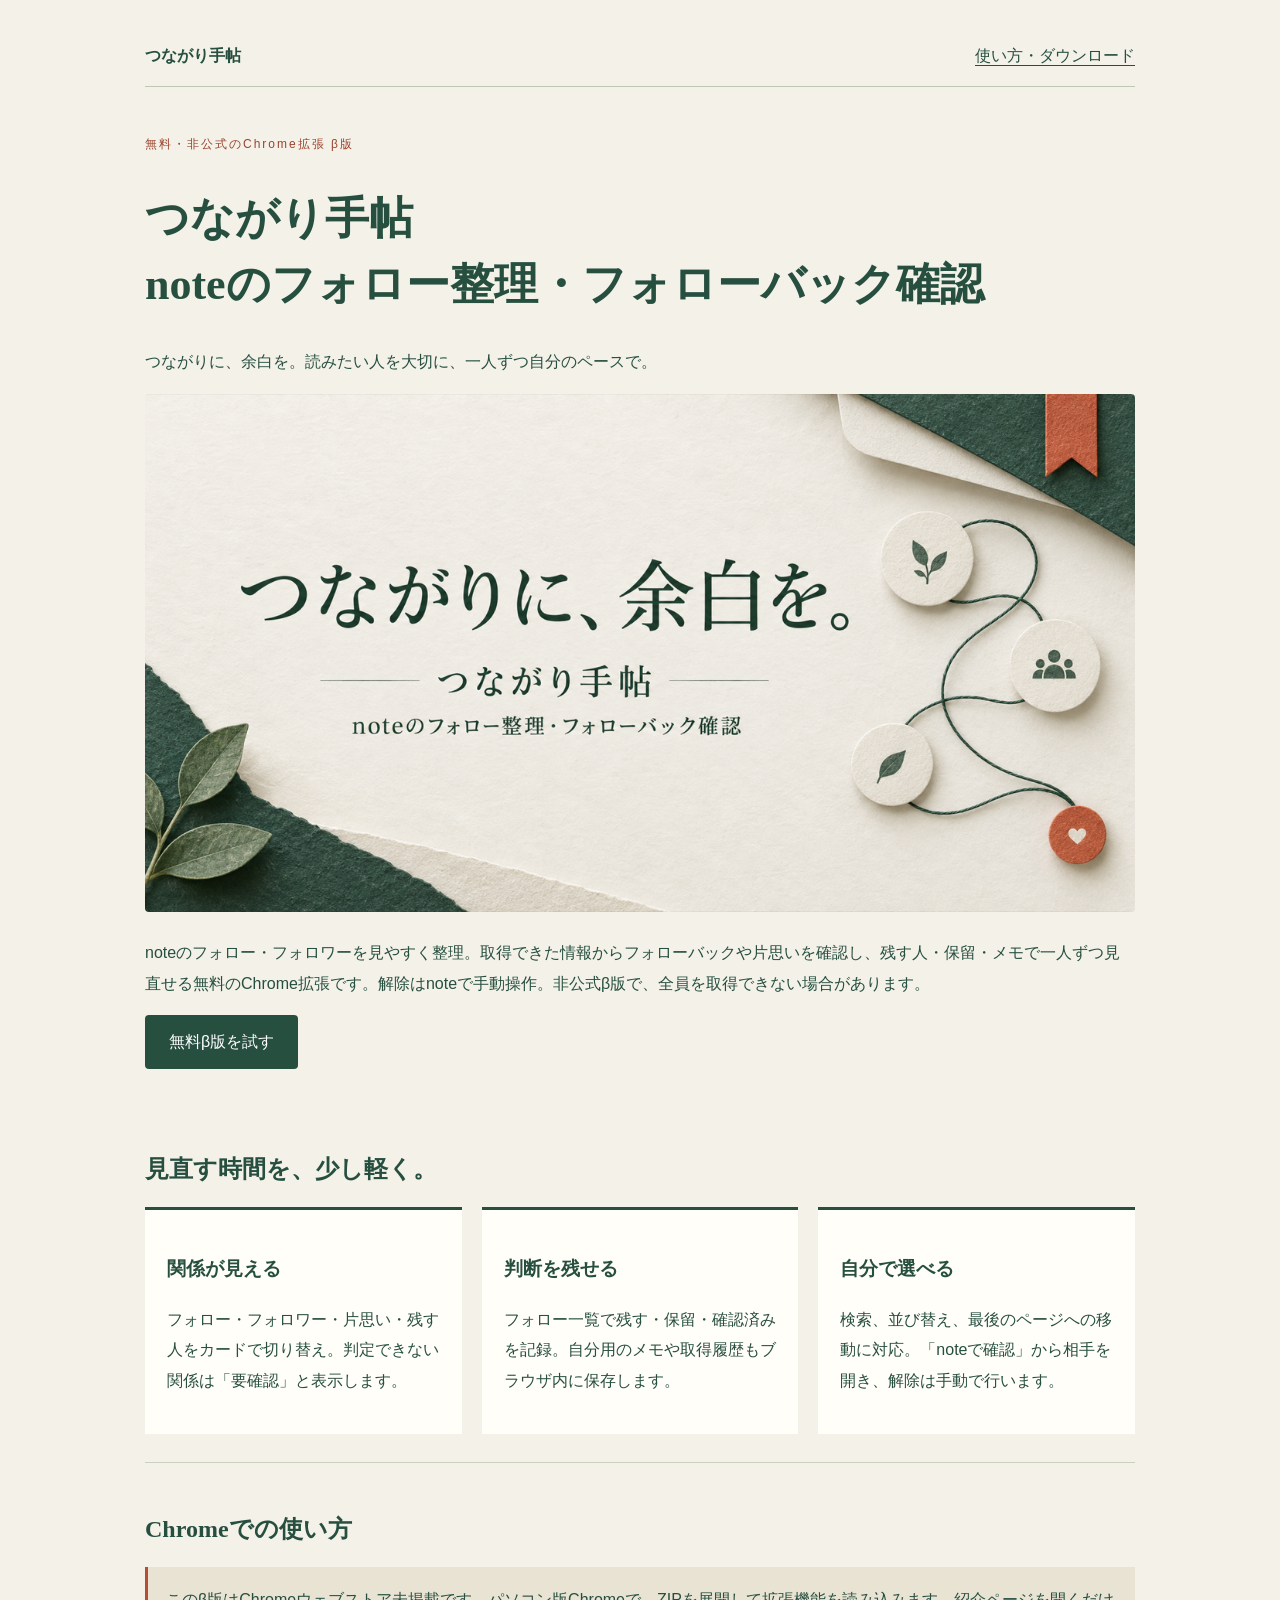
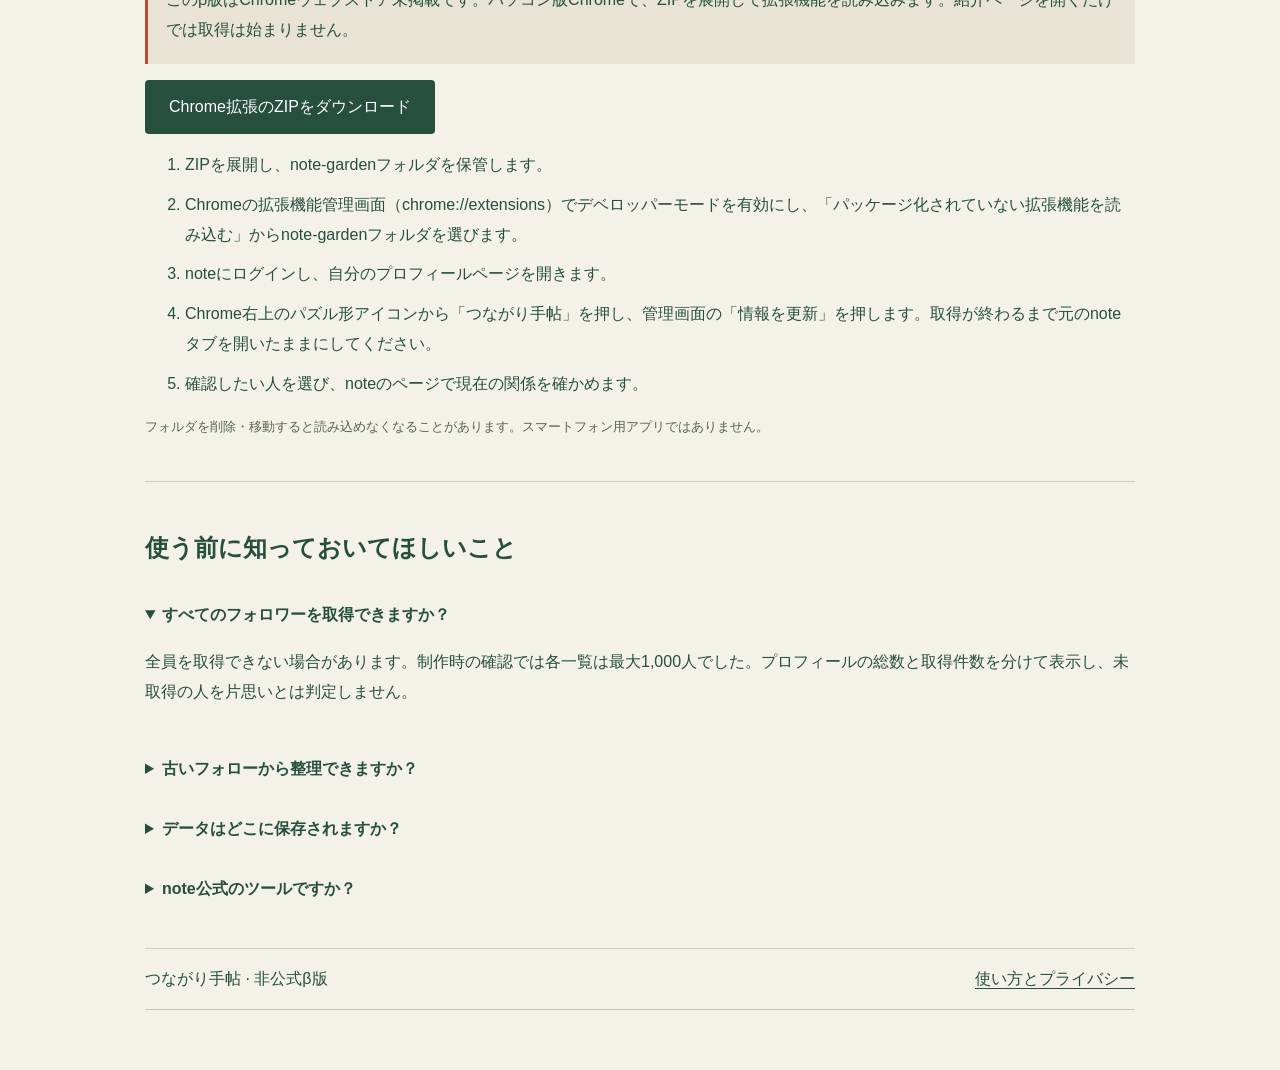
<file: index.html>
<!doctype html><html lang="ja"><head><meta charset="utf-8"><meta name="viewport" content="width=device-width,initial-scale=1"><title>つながり手帖｜noteのフォロー整理・フォローバック確認ツール</title><meta name="description" content="noteのフォロー・フォロワーを見やすく整理。取得できた情報からフォローバックや片思いを確認し、残す人・保留・メモで一人ずつ見直せる無料のChrome拡張です。解除はnoteで手動操作。非公式β版で、全員を取得できない場合があります。"><meta name="robots" content="index,follow"><meta property="og:type" content="website"><meta property="og:locale" content="ja_JP"><meta property="og:site_name" content="つながり手帖"><meta property="og:title" content="つながり手帖｜noteのフォロー整理・フォローバック確認ツール"><meta property="og:description" content="noteのフォロー・フォロワーを見やすく整理。取得できた情報からフォローバックや片思いを確認し、残す人・保留・メモで一人ずつ見直せる無料のChrome拡張です。解除はnoteで手動操作。非公式β版で、全員を取得できない場合があります。"><meta name="twitter:card" content="summary_large_image"><!-- 公開URL確定後にset-public-url.pyでcanonical・og:url・og:imageを設定 --><link rel="stylesheet" href="landing.css">
<!-- PUBLIC-URL-START -->
<link rel="canonical" href="https://nagasaw.github.io/tsunagari-techo/">
<meta property="og:url" content="https://nagasaw.github.io/tsunagari-techo/">
<meta property="og:image" content="https://nagasaw.github.io/tsunagari-techo/cover.png">
<meta name="twitter:image" content="https://nagasaw.github.io/tsunagari-techo/cover.png">
<meta property="og:image:alt" content="つながりに、余白を。つながり手帖">
<!-- PUBLIC-URL-END --></head><body><main><nav><strong>つながり手帖</strong><a href="#install">使い方・ダウンロード</a></nav><header><p class="eyebrow">無料・非公式のChrome拡張 β版</p><h1>つながり手帖<br>noteのフォロー整理・フォローバック確認</h1><p>つながりに、余白を。読みたい人を大切に、一人ずつ自分のペースで。</p><img class="cover" src="cover.png" alt="つながりに、余白を。つながり手帖 — noteのフォロー整理・フォローバック確認"><p>noteのフォロー・フォロワーを見やすく整理。取得できた情報からフォローバックや片思いを確認し、残す人・保留・メモで一人ずつ見直せる無料のChrome拡張です。解除はnoteで手動操作。非公式β版で、全員を取得できない場合があります。</p><a class="cta" href="#install">無料β版を試す</a></header><section><h2>見直す時間を、少し軽く。</h2><div class="grid"><div class="card"><h3>関係が見える</h3><p>フォロー・フォロワー・片思い・残す人をカードで切り替え。判定できない関係は「要確認」と表示します。</p></div><div class="card"><h3>判断を残せる</h3><p>フォロー一覧で残す・保留・確認済みを記録。自分用のメモや取得履歴もブラウザ内に保存します。</p></div><div class="card"><h3>自分で選べる</h3><p>検索、並び替え、最後のページへの移動に対応。「noteで確認」から相手を開き、解除は手動で行います。</p></div></div></section><section id="install"><h2>Chromeでの使い方</h2><p class="notice">このβ版はChromeウェブストア未掲載です。パソコン版Chromeで、ZIPを展開して拡張機能を読み込みます。紹介ページを開くだけでは取得は始まりません。</p><p><a class="cta" href="downloads/tsunagari-techo-beta.zip" download>Chrome拡張のZIPをダウンロード</a></p><ol><li>ZIPを展開し、note-gardenフォルダを保管します。</li><li>Chromeの拡張機能管理画面（chrome://extensions）でデベロッパーモードを有効にし、「パッケージ化されていない拡張機能を読み込む」からnote-gardenフォルダを選びます。</li><li>noteにログインし、自分のプロフィールページを開きます。</li><li>Chrome右上のパズル形アイコンから「つながり手帖」を押し、管理画面の「情報を更新」を押します。取得が終わるまで元のnoteタブを開いたままにしてください。</li><li>確認したい人を選び、noteのページで現在の関係を確かめます。</li></ol><p class="small">フォルダを削除・移動すると読み込めなくなることがあります。スマートフォン用アプリではありません。</p></section><section><h2>使う前に知っておいてほしいこと</h2><details open><summary>すべてのフォロワーを取得できますか？</summary><p>全員を取得できない場合があります。制作時の確認では各一覧は最大1,000人でした。プロフィールの総数と取得件数を分けて表示し、未取得の人を片思いとは判定しません。</p></details><details><summary>古いフォローから整理できますか？</summary><p>取得した一覧を逆順にできますが、取得範囲外の人は表示できません。過去の正確なフォロー日も不明です。記録する「初回確認日」は、この手帖で初めて確認した日です。</p></details><details><summary>データはどこに保存されますか？</summary><p>拡張の履歴・メモ・設定はブラウザ内に保存します。拡張から運営者へのデータ送信やアクセス解析は実装していません。情報更新時にはnoteに接続します。バックアップは自分で書き出して保管できます。</p></details><details><summary>note公式のツールですか？</summary><p>非公式の無料β版です。note株式会社による提供・承認を示すものではありません。note側の仕様変更により取得できなくなる場合があります。自動フォローや自動解除は行いません。</p></details></section><footer><span>つながり手帖 · 非公式β版</span><a href="privacy.html">使い方とプライバシー</a></footer></main></body></html>
</file>
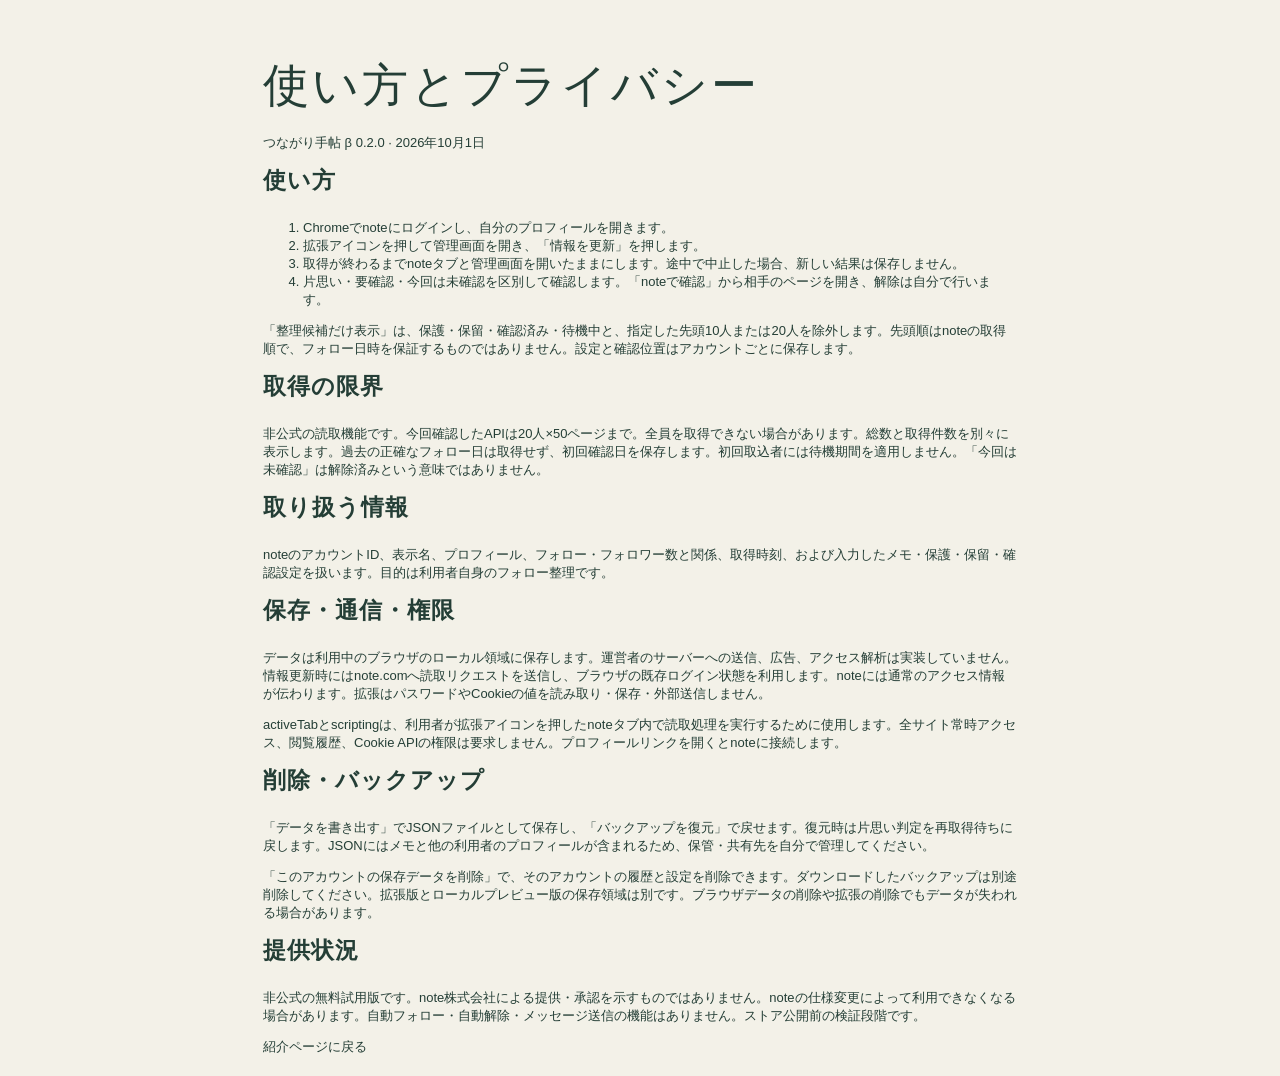
<file: privacy.html>
<!doctype html><html lang="ja"><meta charset="utf-8"><meta name="viewport" content="width=device-width,initial-scale=1"><title>つながり手帖 — 使い方とプライバシー</title><link rel="stylesheet" href="style.css"><main style="margin:0 auto;max-width:850px"><h1>使い方とプライバシー</h1><p>つながり手帖 β 0.2.0 · 2026年10月1日</p><h2>使い方</h2><ol><li>Chromeでnoteにログインし、自分のプロフィールを開きます。</li><li>拡張アイコンを押して管理画面を開き、「情報を更新」を押します。</li><li>取得が終わるまでnoteタブと管理画面を開いたままにします。途中で中止した場合、新しい結果は保存しません。</li><li>片思い・要確認・今回は未確認を区別して確認します。「noteで確認」から相手のページを開き、解除は自分で行います。</li></ol><p>「整理候補だけ表示」は、保護・保留・確認済み・待機中と、指定した先頭10人または20人を除外します。先頭順はnoteの取得順で、フォロー日時を保証するものではありません。設定と確認位置はアカウントごとに保存します。</p><h2>取得の限界</h2><p>非公式の読取機能です。今回確認したAPIは20人×50ページまで。全員を取得できない場合があります。総数と取得件数を別々に表示します。過去の正確なフォロー日は取得せず、初回確認日を保存します。初回取込者には待機期間を適用しません。「今回は未確認」は解除済みという意味ではありません。</p><h2>取り扱う情報</h2><p>noteのアカウントID、表示名、プロフィール、フォロー・フォロワー数と関係、取得時刻、および入力したメモ・保護・保留・確認設定を扱います。目的は利用者自身のフォロー整理です。</p><h2>保存・通信・権限</h2><p>データは利用中のブラウザのローカル領域に保存します。運営者のサーバーへの送信、広告、アクセス解析は実装していません。情報更新時にはnote.comへ読取リクエストを送信し、ブラウザの既存ログイン状態を利用します。noteには通常のアクセス情報が伝わります。拡張はパスワードやCookieの値を読み取り・保存・外部送信しません。</p><p>activeTabとscriptingは、利用者が拡張アイコンを押したnoteタブ内で読取処理を実行するために使用します。全サイト常時アクセス、閲覧履歴、Cookie APIの権限は要求しません。プロフィールリンクを開くとnoteに接続します。</p><h2>削除・バックアップ</h2><p>「データを書き出す」でJSONファイルとして保存し、「バックアップを復元」で戻せます。復元時は片思い判定を再取得待ちに戻します。JSONにはメモと他の利用者のプロフィールが含まれるため、保管・共有先を自分で管理してください。</p><p>「このアカウントの保存データを削除」で、そのアカウントの履歴と設定を削除できます。ダウンロードしたバックアップは別途削除してください。拡張版とローカルプレビュー版の保存領域は別です。ブラウザデータの削除や拡張の削除でもデータが失われる場合があります。</p><h2>提供状況</h2><p>非公式の無料試用版です。note株式会社による提供・承認を示すものではありません。noteの仕様変更によって利用できなくなる場合があります。自動フォロー・自動解除・メッセージ送信の機能はありません。ストア公開前の検証段階です。</p><a href="index.html">紹介ページに戻る</a></main></html>
</file>
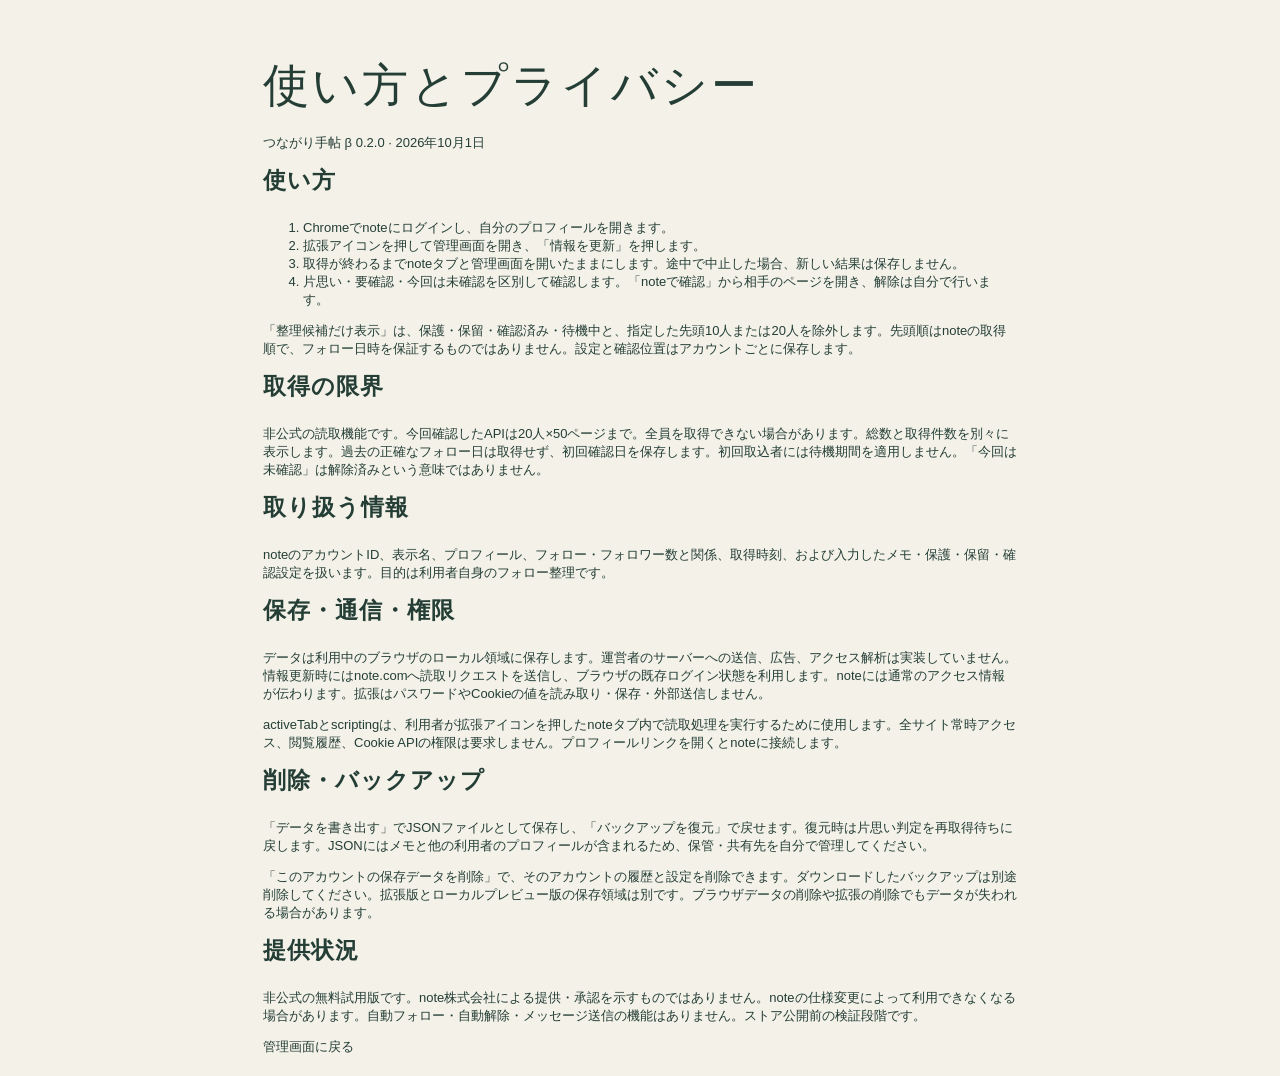
<file: extension/note-garden/privacy.html>
<!doctype html><html lang="ja"><meta charset="utf-8"><meta name="viewport" content="width=device-width,initial-scale=1"><title>つながり手帖 — 使い方とプライバシー</title><link rel="stylesheet" href="style.css"><main style="margin:0 auto;max-width:850px"><h1>使い方とプライバシー</h1><p>つながり手帖 β 0.2.0 · 2026年10月1日</p><h2>使い方</h2><ol><li>Chromeでnoteにログインし、自分のプロフィールを開きます。</li><li>拡張アイコンを押して管理画面を開き、「情報を更新」を押します。</li><li>取得が終わるまでnoteタブと管理画面を開いたままにします。途中で中止した場合、新しい結果は保存しません。</li><li>片思い・要確認・今回は未確認を区別して確認します。「noteで確認」から相手のページを開き、解除は自分で行います。</li></ol><p>「整理候補だけ表示」は、保護・保留・確認済み・待機中と、指定した先頭10人または20人を除外します。先頭順はnoteの取得順で、フォロー日時を保証するものではありません。設定と確認位置はアカウントごとに保存します。</p><h2>取得の限界</h2><p>非公式の読取機能です。今回確認したAPIは20人×50ページまで。全員を取得できない場合があります。総数と取得件数を別々に表示します。過去の正確なフォロー日は取得せず、初回確認日を保存します。初回取込者には待機期間を適用しません。「今回は未確認」は解除済みという意味ではありません。</p><h2>取り扱う情報</h2><p>noteのアカウントID、表示名、プロフィール、フォロー・フォロワー数と関係、取得時刻、および入力したメモ・保護・保留・確認設定を扱います。目的は利用者自身のフォロー整理です。</p><h2>保存・通信・権限</h2><p>データは利用中のブラウザのローカル領域に保存します。運営者のサーバーへの送信、広告、アクセス解析は実装していません。情報更新時にはnote.comへ読取リクエストを送信し、ブラウザの既存ログイン状態を利用します。noteには通常のアクセス情報が伝わります。拡張はパスワードやCookieの値を読み取り・保存・外部送信しません。</p><p>activeTabとscriptingは、利用者が拡張アイコンを押したnoteタブ内で読取処理を実行するために使用します。全サイト常時アクセス、閲覧履歴、Cookie APIの権限は要求しません。プロフィールリンクを開くとnoteに接続します。</p><h2>削除・バックアップ</h2><p>「データを書き出す」でJSONファイルとして保存し、「バックアップを復元」で戻せます。復元時は片思い判定を再取得待ちに戻します。JSONにはメモと他の利用者のプロフィールが含まれるため、保管・共有先を自分で管理してください。</p><p>「このアカウントの保存データを削除」で、そのアカウントの履歴と設定を削除できます。ダウンロードしたバックアップは別途削除してください。拡張版とローカルプレビュー版の保存領域は別です。ブラウザデータの削除や拡張の削除でもデータが失われる場合があります。</p><h2>提供状況</h2><p>非公式の無料試用版です。note株式会社による提供・承認を示すものではありません。noteの仕様変更によって利用できなくなる場合があります。自動フォロー・自動解除・メッセージ送信の機能はありません。ストア公開前の検証段階です。</p><a href="index.html">管理画面に戻る</a></main></html>
</file>
<file: landing.css>
*{box-sizing:border-box}body{margin:0;background:#f3f1e8;color:#274f40;font-family:-apple-system,BlinkMacSystemFont,"Hiragino Kaku Gothic ProN",sans-serif;line-height:1.9}main{max-width:1040px;margin:auto;padding:26px 25px 60px}nav,footer{display:flex;justify-content:space-between;gap:20px;border-bottom:1px solid #bcc7b4;padding:15px 0}a{color:inherit;text-underline-offset:4px}nav strong{font-family:serif}header{padding:34px 0}h1,h2{font-family:"Hiragino Mincho ProN",serif;line-height:1.5}h1{font-size:clamp(28px,4vw,44px)}.eyebrow{font-size:12px;color:#9a432d;letter-spacing:2px}.cover{width:100%;height:auto;border-radius:4px}section{padding:28px 0;border-bottom:1px solid #cbd2c2}.grid{display:grid;grid-template-columns:repeat(3,1fr);gap:20px}.card{background:#fffef8;padding:22px;border-top:3px solid #274f40}.cta{display:inline-block;background:#274f40;color:white;padding:12px 24px;border-radius:4px;text-decoration:none}.small{font-size:13px;color:#56684d}.notice{background:#e8e3d2;padding:18px;border-left:3px solid #b74d32}li{margin:9px 0}details{padding:15px 0}summary{cursor:pointer;font-weight:600}:focus-visible{outline:3px solid #b74d32;outline-offset:4px}@media(max-width:650px){.grid{grid-template-columns:1fr}main{padding:15px 20px}nav,footer{flex-wrap:wrap}}
</file>
<file: style.css>
:root{--ink:#283c35;--muted:#78837d;--green:#27644c;--line:#e5e8df;--paper:#f7f8f3}*{box-sizing:border-box}body{margin:0;background:var(--paper);color:var(--ink);font-family:-apple-system,BlinkMacSystemFont,'Hiragino Sans','Noto Sans JP',sans-serif;font-size:13px}button,input,select{font:inherit}button,a,input,select{touch-action:manipulation}button{cursor:pointer;border:1px solid var(--line);border-radius:8px;background:white;padding:10px 14px;color:var(--ink)}button:hover{border-color:#829e8b;background:#f3f7f0}button:disabled{cursor:default;opacity:.45}a{color:inherit;text-decoration:none}aside{position:fixed;inset:0 auto 0 0;width:246px;background:#fff;border-right:1px solid var(--line);padding:34px 22px;display:flex;flex-direction:column}.brand{display:flex;align-items:center;gap:10px;font-weight:700;font-size:19px;white-space:nowrap}.mark{background:var(--green);color:white;border-radius:10px;padding:6px 10px;font-family:serif}.beta{font-size:10px;font-weight:400;border:1px solid var(--line);padding:2px 5px;border-radius:4px}.subbrand{font-size:10px;color:var(--muted);margin:15px 0 33px}.navlabel{font-size:9px;letter-spacing:1.5px;color:#939b94;margin:22px 9px 13px}.account{font-size:12px;font-weight:600;line-height:1.7;margin:0 8px 17px;overflow-wrap:anywhere}nav button{display:flex;align-items:center;width:100%;gap:12px;border:0;background:none;text-align:left;margin:5px 0;padding:13px 10px}nav span{flex:1}nav b{font-size:11px;font-weight:500;color:#7b887f}nav .active{background:#eaf1e8;color:var(--green);font-weight:600}.asideBottom{margin-top:auto;color:#526a5a;font-size:11px;line-height:1.8;padding-top:20px}.asideBottom small{display:block;color:var(--muted);margin-top:8px}.dot{display:inline-block;width:6px;height:6px;background:#659677;border-radius:50%;margin-right:6px}main{max-width:1510px;margin-left:246px;padding:44px 48px 20px}header{display:flex;justify-content:space-between;align-items:center;gap:20px}.eyebrow{font-size:9px;letter-spacing:2px;color:#8b997f}h1{font-family:'Hiragino Mincho ProN',serif;font-size:32px;font-weight:500;letter-spacing:2px;margin:13px 0}header p{color:var(--muted);font-size:12px}.primary{background:var(--green);color:#fff;border-color:var(--green);white-space:nowrap}.primary:hover{background:#1e4e3b;color:white}.accountBar{display:flex;justify-content:space-between;color:var(--muted);font-size:10px;margin:26px 0 17px}.stats{display:grid;grid-template-columns:repeat(4,1fr);gap:16px}.stats>button{background:#fff;border:1px solid var(--line);border-radius:12px;padding:23px}.stats small{color:#6e8072;font-size:11px}.stats strong{display:block;font-size:32px;letter-spacing:-1px;font-weight:500;margin:12px 0}.stats span{font-size:10px;color:var(--muted)}.notice{margin:22px 0 30px;padding:15px 19px;background:#f2eddc;border:1px solid #e7dfc3;border-radius:9px;color:#7a6842;line-height:1.9;font-size:11px}.workspace{background:#fff;border:1px solid var(--line);border-radius:13px;padding:26px}.sectionHeading{display:flex;align-items:center;justify-content:space-between}h2{font-size:19px;margin:9px 0 23px;font-weight:600}.sectionHeading button{font-size:11px}.tools{display:flex;gap:10px}.tools input{flex:1;min-width:120px}input,select{background:#fafbf8;border:1px solid var(--line);border-radius:7px;padding:11px;color:var(--ink)}input:focus,select:focus{outline:2px solid #a8c2ad;outline-offset:1px}.listMeta{display:flex;justify-content:space-between;margin:22px 0 8px;color:var(--muted);font-size:11px}.listMeta label{display:flex;align-items:center;gap:5px}.row{display:grid;grid-template-columns:42px minmax(180px,1fr) 205px;gap:14px;padding:22px 0;border-bottom:1px solid var(--line)}.avatar{width:42px;height:42px;border-radius:50%;background:#e8eee4;object-fit:cover}.person h3{font-size:13px;margin:0 0 5px;font-weight:600;line-height:1.7}.id{font-size:10px;color:var(--muted)}.profile{font-size:11px;line-height:1.8;color:#758078;margin:9px 0;display:-webkit-box;-webkit-line-clamp:2;-webkit-box-orient:vertical;overflow:hidden}.badge{display:inline-block;padding:3px 7px;border-radius:4px;font-size:9px;margin-left:8px;vertical-align:middle;background:#eef0ea;color:#758078}.badge.oneway{background:#f7e9dc;color:#aa6f36}.badge.mutual{background:#e6f1e8;color:#437758}.meta{font-size:9px;color:#90998e;line-height:1.8}.actions{text-align:right}.open{display:block;background:#f1f5ef;border:1px solid #dce5d7;color:#446944;border-radius:7px;text-align:center;padding:9px;margin-bottom:10px;font-size:11px}.toggles{display:flex;gap:5px}.toggles button{padding:6px 7px;font-size:10px;flex:1}.toggles button.on{background:#e7efe3;border-color:#b5c9ab;color:#396239}.memo{width:100%;font-size:10px;padding:7px;margin-top:9px;background:white}.pagination{display:flex;justify-content:center;align-items:center;gap:10px;flex-wrap:wrap;margin-top:25px;font-size:11px}.pagination button{font-size:11px}.help{margin:22px 0;font-size:11px;color:var(--muted);line-height:1.9}.help summary{cursor:pointer}footer{display:flex;justify-content:space-between;color:#91a08e;font-size:10px;padding:20px 0}#toast{position:fixed;bottom:24px;left:50%;transform:translateX(-50%);background:#2b4436;color:white;padding:12px 22px;border-radius:8px;display:none;z-index:10}.empty{text-align:center;padding:60px 20px;color:var(--muted);line-height:2}@media(min-width:1500px){main{padding-right:70px;padding-left:70px}}@media(max-width:1000px){aside{width:200px;padding:25px 15px}main{margin-left:200px;padding:30px 25px}.stats{gap:8px}.stats>button{padding:16px}.tools{flex-wrap:wrap}.tools input{flex-basis:100%}}@media(max-width:700px){aside{position:static;width:auto;padding:20px}.subbrand,.navlabel,.account,.asideBottom{display:none}nav{display:flex;overflow:auto;margin-top:12px}nav button{min-width:140px;margin:0;padding:9px}.brand{font-size:17px}main{margin-left:0;padding:24px 15px}h1{font-size:25px}.eyebrow{font-size:8px}.primary{padding:10px}.stats{grid-template-columns:1fr 1fr}.workspace{padding:17px}.row{grid-template-columns:35px 1fr}.avatar{width:35px;height:35px}.actions{grid-column:2}.toggles{max-width:240px}.open{max-width:240px}.accountBar{gap:10px;flex-wrap:wrap}footer{gap:12px}}
.tools{flex-wrap:wrap}.tools input{flex:1 1 230px}.badge.missing{background:#f0e9ec;color:#846779}nav{overflow-y:auto;min-height:0}aside .asideBottom{flex-shrink:0}a:focus-visible,button:focus-visible{outline:2px solid #80a789;outline-offset:3px}[hidden]{display:none!important}

.pageJump{display:flex;align-items:center;justify-content:center;gap:8px;flex-wrap:wrap}.pageJump input{width:76px;padding:9px}#pageLabel{min-width:65px;text-align:center}@media(max-width:700px){.pageJump{flex-basis:100%}.pagination button{padding:9px 10px}}

/* Paper, ink, and a small vermilion bookmark. */
:root{--ink:#243e36;--muted:#657369;--green:#274f40;--line:#deded2;--paper:#f3f1e8;--accent:#b74d32}
body{background-color:var(--paper);background-image:radial-gradient(#63745a14 .6px,transparent .6px);background-size:6px 6px}
aside{background:#eaece2;border-right:1px solid #d2d7c7;box-shadow:inset -5px 0 0 #f7f7ef;overflow-y:auto}
.brand{font-family:'Hiragino Mincho ProN',serif;letter-spacing:-.6px}.mark{border-radius:2px 9px 2px 2px;transform:rotate(-5deg);background:var(--accent)}.beta{font-family:system-ui;letter-spacing:0}.subbrand{color:#687662}.navlabel{color:#5e715e;letter-spacing:2px}.account{border-bottom:1px solid #cfd5c6;padding-bottom:18px;margin-bottom:12px}
nav button{border-radius:4px;position:relative}nav .active{background:var(--green);color:#fff}nav .active b{color:#e7eee5}nav .active:before{content:'';position:absolute;left:-22px;top:9px;bottom:9px;width:4px;background:var(--accent)}nav button:not(.active):hover{background:#dce3d3}
main{max-width:1580px;padding-top:35px}header{position:relative;border-top:2px solid var(--green);border-bottom:1px solid #b9c2b0;padding:26px 0 25px;gap:18px}.heroCopy{position:relative;z-index:1}.eyebrow{color:#64755e;font-size:9px;letter-spacing:2px}h1{font-size:clamp(32px,3.6vw,54px);line-height:1.4;letter-spacing:3px;margin:19px 0 15px}h1 em{font-style:normal;position:relative;display:inline-block}h1 em:after{content:'';position:absolute;bottom:6px;left:-4px;right:0;height:9px;background:#d68a663b;transform:rotate(-3deg);z-index:-1}header p{line-height:1.8;color:#596b5e;margin-bottom:0}.headerActions{align-self:flex-end;display:flex;gap:8px;flex-wrap:wrap;justify-content:flex-end}.primary{border-radius:4px;box-shadow:3px 3px 0 #c9d0be;padding:13px 18px}.threadArt{flex:0 1 180px;min-width:100px;color:#577965;text-align:center;align-self:center}.threadArt svg{display:block;width:100%}.threadArt span{font-family:'Hiragino Mincho ProN',serif;font-size:10px;letter-spacing:2px;color:#697660}
.accountBar{margin:19px 0 15px;color:#64705f}.stats{gap:0;border:1px solid #cdd2c2;border-radius:5px;background:#fafaf3;box-shadow:0 4px 0 -1px #e5e6da,0 5px 0 -1px #cdd2c2}.stats>button{border:0;border-right:1px solid #dce0d1;border-radius:0;background:transparent;padding:22px;min-width:0}.stats>button:last-child{border-right:0}.stats .statLead{background:var(--green);border-radius:4px 0 0 4px;color:#fff}.stats .statLead small,.stats .statLead span{color:#d4dfcc}.stats strong{font-family:Georgia,'Hiragino Mincho ProN',serif;font-size:clamp(29px,3.2vw,48px);font-variant-numeric:tabular-nums;line-height:1.3;letter-spacing:-1px;overflow-wrap:anywhere}.stats small{color:#53654f}.stats span{color:#626e5c;line-height:1.7}.statKeep{position:relative}.statKeep:after{content:'';position:absolute;right:18px;top:-1px;width:14px;height:26px;background:var(--accent);clip-path:polygon(0 0,100% 0,100% 100%,50% 77%,0 100%)}
.notice{border:0;border-left:3px solid #b69b59;border-radius:0;background:#ebe8d9;color:#655632;font-size:12px;margin:24px 0 30px;padding:13px 17px}.workspace{border-radius:3px;border-color:#d3d7c8;background:#fffef8;box-shadow:4px 5px 0 #e4e5d7;position:relative;border-top:3px solid var(--green)}.sectionHeading{gap:14px}.sectionHeading .eyebrow:before{content:'01 / ';color:var(--accent);font-weight:700}h2{font-family:'Hiragino Mincho ProN',serif;letter-spacing:1px;font-size:23px;margin-top:12px}.tools{flex-wrap:wrap;padding:14px;background:#f0f2e8;border:1px solid #e1e5d5;border-radius:4px}.tools input{flex:1 1 240px}.tools select{max-width:100%;flex:1 1 auto}.listMeta{color:#5c6e5b;margin-top:23px}.row{transition:background-color .15s;border-color:#e0e4d7}.row:hover{background:#f6f7ed}.avatar{border-radius:6px 18px 6px 6px;border:1px solid #d6dfcb}.profile{color:#5e6f61;font-size:12px}.id,.meta{color:#68775f}.meta{font-size:10px}.badge{border-radius:3px}.badge.unknown{background:#f1ead3;color:#76602a}.badge.mutual{color:#355d40}.open{border-radius:4px;background:#eaf0e2;color:#355a36}.toggles button{border-radius:4px}.memo{background:#fffef8}.pagination{border-top:1px solid #d9dfce;padding-top:22px}.pagination #first,.pagination #last{border-color:#8a9d7c;color:#385638}.help{color:#5d6e5e}.help summary{font-weight:600}.help a{text-decoration:underline;text-underline-offset:3px}footer{border-top:1px solid #cdd5c2;color:#607459;margin-top:22px}:focus-visible{outline:2px solid #ac4b30;outline-offset:3px}
@media(max-width:1100px){.threadArt{display:none}.stats>button{padding:18px 14px}header{gap:12px}.headerActions{max-width:200px}}
@media(max-width:700px){aside{border-bottom:1px solid #cbd4bf;box-shadow:none}nav .active:before{display:none}main{padding-top:22px}header{flex-wrap:wrap;padding:22px 0}h1{font-size:37px}.headerActions{max-width:none}.stats{grid-template-columns:1fr 1fr}.stats>button:nth-child(2){border-right:0}.stats>button:nth-child(-n+2){border-bottom:1px solid #dce0d1}.stats .statLead{border-radius:4px 0 0 0}.stats strong{font-size:34px}.sectionHeading{align-items:flex-start;flex-wrap:wrap;margin-bottom:16px}h2{font-size:21px;margin-bottom:0}.tools{padding:10px}.tools input,.tools select{width:100%;min-width:0;flex-basis:100%}.listMeta{align-items:flex-start;gap:10px}.listMeta label{max-width:170px}.threadArt{display:none}.workspace{padding:17px 13px}.brand{font-size:19px}}
@media(prefers-reduced-motion:reduce){.row{transition:none}}

/* Summary cards also navigate the list. */
.stats>button{text-align:left;cursor:pointer;position:relative;font:inherit;color:var(--ink);transition:background-color .15s}.stats>button small,.stats>button span{display:block}.stats .statLead{background:transparent;color:var(--ink)}.stats .statLead small{color:#53654f}.stats .statLead span{color:#626e5c}.stats>button:hover{background:#e7eddf}.stats>button.selected{background:var(--green);color:#fff}.stats>button.selected small,.stats>button.selected span{color:#d4dfcc}.stats>button.selected:before{content:'';position:absolute;bottom:-8px;left:calc(50% - 8px);border-left:8px solid transparent;border-right:8px solid transparent;border-top:8px solid var(--green)}.stats>button:focus-visible{outline:3px solid var(--accent);outline-offset:3px;z-index:1}.stats>button:active{box-shadow:inset 0 0 0 2px #9bab8e}@media(prefers-reduced-motion:reduce){.stats>button{transition:none}}
</file>
<file: extension/note-garden/style.css>
:root{--ink:#283c35;--muted:#78837d;--green:#27644c;--line:#e5e8df;--paper:#f7f8f3}*{box-sizing:border-box}body{margin:0;background:var(--paper);color:var(--ink);font-family:-apple-system,BlinkMacSystemFont,'Hiragino Sans','Noto Sans JP',sans-serif;font-size:13px}button,input,select{font:inherit}button,a,input,select{touch-action:manipulation}button{cursor:pointer;border:1px solid var(--line);border-radius:8px;background:white;padding:10px 14px;color:var(--ink)}button:hover{border-color:#829e8b;background:#f3f7f0}button:disabled{cursor:default;opacity:.45}a{color:inherit;text-decoration:none}aside{position:fixed;inset:0 auto 0 0;width:246px;background:#fff;border-right:1px solid var(--line);padding:34px 22px;display:flex;flex-direction:column}.brand{display:flex;align-items:center;gap:10px;font-weight:700;font-size:19px;white-space:nowrap}.mark{background:var(--green);color:white;border-radius:10px;padding:6px 10px;font-family:serif}.beta{font-size:10px;font-weight:400;border:1px solid var(--line);padding:2px 5px;border-radius:4px}.subbrand{font-size:10px;color:var(--muted);margin:15px 0 33px}.navlabel{font-size:9px;letter-spacing:1.5px;color:#939b94;margin:22px 9px 13px}.account{font-size:12px;font-weight:600;line-height:1.7;margin:0 8px 17px;overflow-wrap:anywhere}nav button{display:flex;align-items:center;width:100%;gap:12px;border:0;background:none;text-align:left;margin:5px 0;padding:13px 10px}nav span{flex:1}nav b{font-size:11px;font-weight:500;color:#7b887f}nav .active{background:#eaf1e8;color:var(--green);font-weight:600}.asideBottom{margin-top:auto;color:#526a5a;font-size:11px;line-height:1.8;padding-top:20px}.asideBottom small{display:block;color:var(--muted);margin-top:8px}.dot{display:inline-block;width:6px;height:6px;background:#659677;border-radius:50%;margin-right:6px}main{max-width:1510px;margin-left:246px;padding:44px 48px 20px}header{display:flex;justify-content:space-between;align-items:center;gap:20px}.eyebrow{font-size:9px;letter-spacing:2px;color:#8b997f}h1{font-family:'Hiragino Mincho ProN',serif;font-size:32px;font-weight:500;letter-spacing:2px;margin:13px 0}header p{color:var(--muted);font-size:12px}.primary{background:var(--green);color:#fff;border-color:var(--green);white-space:nowrap}.primary:hover{background:#1e4e3b;color:white}.accountBar{display:flex;justify-content:space-between;color:var(--muted);font-size:10px;margin:26px 0 17px}.stats{display:grid;grid-template-columns:repeat(4,1fr);gap:16px}.stats>button{background:#fff;border:1px solid var(--line);border-radius:12px;padding:23px}.stats small{color:#6e8072;font-size:11px}.stats strong{display:block;font-size:32px;letter-spacing:-1px;font-weight:500;margin:12px 0}.stats span{font-size:10px;color:var(--muted)}.notice{margin:22px 0 30px;padding:15px 19px;background:#f2eddc;border:1px solid #e7dfc3;border-radius:9px;color:#7a6842;line-height:1.9;font-size:11px}.workspace{background:#fff;border:1px solid var(--line);border-radius:13px;padding:26px}.sectionHeading{display:flex;align-items:center;justify-content:space-between}h2{font-size:19px;margin:9px 0 23px;font-weight:600}.sectionHeading button{font-size:11px}.tools{display:flex;gap:10px}.tools input{flex:1;min-width:120px}input,select{background:#fafbf8;border:1px solid var(--line);border-radius:7px;padding:11px;color:var(--ink)}input:focus,select:focus{outline:2px solid #a8c2ad;outline-offset:1px}.listMeta{display:flex;justify-content:space-between;margin:22px 0 8px;color:var(--muted);font-size:11px}.listMeta label{display:flex;align-items:center;gap:5px}.row{display:grid;grid-template-columns:42px minmax(180px,1fr) 205px;gap:14px;padding:22px 0;border-bottom:1px solid var(--line)}.avatar{width:42px;height:42px;border-radius:50%;background:#e8eee4;object-fit:cover}.person h3{font-size:13px;margin:0 0 5px;font-weight:600;line-height:1.7}.id{font-size:10px;color:var(--muted)}.profile{font-size:11px;line-height:1.8;color:#758078;margin:9px 0;display:-webkit-box;-webkit-line-clamp:2;-webkit-box-orient:vertical;overflow:hidden}.badge{display:inline-block;padding:3px 7px;border-radius:4px;font-size:9px;margin-left:8px;vertical-align:middle;background:#eef0ea;color:#758078}.badge.oneway{background:#f7e9dc;color:#aa6f36}.badge.mutual{background:#e6f1e8;color:#437758}.meta{font-size:9px;color:#90998e;line-height:1.8}.actions{text-align:right}.open{display:block;background:#f1f5ef;border:1px solid #dce5d7;color:#446944;border-radius:7px;text-align:center;padding:9px;margin-bottom:10px;font-size:11px}.toggles{display:flex;gap:5px}.toggles button{padding:6px 7px;font-size:10px;flex:1}.toggles button.on{background:#e7efe3;border-color:#b5c9ab;color:#396239}.memo{width:100%;font-size:10px;padding:7px;margin-top:9px;background:white}.pagination{display:flex;justify-content:center;align-items:center;gap:10px;flex-wrap:wrap;margin-top:25px;font-size:11px}.pagination button{font-size:11px}.help{margin:22px 0;font-size:11px;color:var(--muted);line-height:1.9}.help summary{cursor:pointer}footer{display:flex;justify-content:space-between;color:#91a08e;font-size:10px;padding:20px 0}#toast{position:fixed;bottom:24px;left:50%;transform:translateX(-50%);background:#2b4436;color:white;padding:12px 22px;border-radius:8px;display:none;z-index:10}.empty{text-align:center;padding:60px 20px;color:var(--muted);line-height:2}@media(min-width:1500px){main{padding-right:70px;padding-left:70px}}@media(max-width:1000px){aside{width:200px;padding:25px 15px}main{margin-left:200px;padding:30px 25px}.stats{gap:8px}.stats>button{padding:16px}.tools{flex-wrap:wrap}.tools input{flex-basis:100%}}@media(max-width:700px){aside{position:static;width:auto;padding:20px}.subbrand,.navlabel,.account,.asideBottom{display:none}nav{display:flex;overflow:auto;margin-top:12px}nav button{min-width:140px;margin:0;padding:9px}.brand{font-size:17px}main{margin-left:0;padding:24px 15px}h1{font-size:25px}.eyebrow{font-size:8px}.primary{padding:10px}.stats{grid-template-columns:1fr 1fr}.workspace{padding:17px}.row{grid-template-columns:35px 1fr}.avatar{width:35px;height:35px}.actions{grid-column:2}.toggles{max-width:240px}.open{max-width:240px}.accountBar{gap:10px;flex-wrap:wrap}footer{gap:12px}}
.tools{flex-wrap:wrap}.tools input{flex:1 1 230px}.badge.missing{background:#f0e9ec;color:#846779}nav{overflow-y:auto;min-height:0}aside .asideBottom{flex-shrink:0}a:focus-visible,button:focus-visible{outline:2px solid #80a789;outline-offset:3px}[hidden]{display:none!important}

.pageJump{display:flex;align-items:center;justify-content:center;gap:8px;flex-wrap:wrap}.pageJump input{width:76px;padding:9px}#pageLabel{min-width:65px;text-align:center}@media(max-width:700px){.pageJump{flex-basis:100%}.pagination button{padding:9px 10px}}

/* Paper, ink, and a small vermilion bookmark. */
:root{--ink:#243e36;--muted:#657369;--green:#274f40;--line:#deded2;--paper:#f3f1e8;--accent:#b74d32}
body{background-color:var(--paper);background-image:radial-gradient(#63745a14 .6px,transparent .6px);background-size:6px 6px}
aside{background:#eaece2;border-right:1px solid #d2d7c7;box-shadow:inset -5px 0 0 #f7f7ef;overflow-y:auto}
.brand{font-family:'Hiragino Mincho ProN',serif;letter-spacing:-.6px}.mark{border-radius:2px 9px 2px 2px;transform:rotate(-5deg);background:var(--accent)}.beta{font-family:system-ui;letter-spacing:0}.subbrand{color:#687662}.navlabel{color:#5e715e;letter-spacing:2px}.account{border-bottom:1px solid #cfd5c6;padding-bottom:18px;margin-bottom:12px}
nav button{border-radius:4px;position:relative}nav .active{background:var(--green);color:#fff}nav .active b{color:#e7eee5}nav .active:before{content:'';position:absolute;left:-22px;top:9px;bottom:9px;width:4px;background:var(--accent)}nav button:not(.active):hover{background:#dce3d3}
main{max-width:1580px;padding-top:35px}header{position:relative;border-top:2px solid var(--green);border-bottom:1px solid #b9c2b0;padding:26px 0 25px;gap:18px}.heroCopy{position:relative;z-index:1}.eyebrow{color:#64755e;font-size:9px;letter-spacing:2px}h1{font-size:clamp(32px,3.6vw,54px);line-height:1.4;letter-spacing:3px;margin:19px 0 15px}h1 em{font-style:normal;position:relative;display:inline-block}h1 em:after{content:'';position:absolute;bottom:6px;left:-4px;right:0;height:9px;background:#d68a663b;transform:rotate(-3deg);z-index:-1}header p{line-height:1.8;color:#596b5e;margin-bottom:0}.headerActions{align-self:flex-end;display:flex;gap:8px;flex-wrap:wrap;justify-content:flex-end}.primary{border-radius:4px;box-shadow:3px 3px 0 #c9d0be;padding:13px 18px}.threadArt{flex:0 1 180px;min-width:100px;color:#577965;text-align:center;align-self:center}.threadArt svg{display:block;width:100%}.threadArt span{font-family:'Hiragino Mincho ProN',serif;font-size:10px;letter-spacing:2px;color:#697660}
.accountBar{margin:19px 0 15px;color:#64705f}.stats{gap:0;border:1px solid #cdd2c2;border-radius:5px;background:#fafaf3;box-shadow:0 4px 0 -1px #e5e6da,0 5px 0 -1px #cdd2c2}.stats>button{border:0;border-right:1px solid #dce0d1;border-radius:0;background:transparent;padding:22px;min-width:0}.stats>button:last-child{border-right:0}.stats .statLead{background:var(--green);border-radius:4px 0 0 4px;color:#fff}.stats .statLead small,.stats .statLead span{color:#d4dfcc}.stats strong{font-family:Georgia,'Hiragino Mincho ProN',serif;font-size:clamp(29px,3.2vw,48px);font-variant-numeric:tabular-nums;line-height:1.3;letter-spacing:-1px;overflow-wrap:anywhere}.stats small{color:#53654f}.stats span{color:#626e5c;line-height:1.7}.statKeep{position:relative}.statKeep:after{content:'';position:absolute;right:18px;top:-1px;width:14px;height:26px;background:var(--accent);clip-path:polygon(0 0,100% 0,100% 100%,50% 77%,0 100%)}
.notice{border:0;border-left:3px solid #b69b59;border-radius:0;background:#ebe8d9;color:#655632;font-size:12px;margin:24px 0 30px;padding:13px 17px}.workspace{border-radius:3px;border-color:#d3d7c8;background:#fffef8;box-shadow:4px 5px 0 #e4e5d7;position:relative;border-top:3px solid var(--green)}.sectionHeading{gap:14px}.sectionHeading .eyebrow:before{content:'01 / ';color:var(--accent);font-weight:700}h2{font-family:'Hiragino Mincho ProN',serif;letter-spacing:1px;font-size:23px;margin-top:12px}.tools{flex-wrap:wrap;padding:14px;background:#f0f2e8;border:1px solid #e1e5d5;border-radius:4px}.tools input{flex:1 1 240px}.tools select{max-width:100%;flex:1 1 auto}.listMeta{color:#5c6e5b;margin-top:23px}.row{transition:background-color .15s;border-color:#e0e4d7}.row:hover{background:#f6f7ed}.avatar{border-radius:6px 18px 6px 6px;border:1px solid #d6dfcb}.profile{color:#5e6f61;font-size:12px}.id,.meta{color:#68775f}.meta{font-size:10px}.badge{border-radius:3px}.badge.unknown{background:#f1ead3;color:#76602a}.badge.mutual{color:#355d40}.open{border-radius:4px;background:#eaf0e2;color:#355a36}.toggles button{border-radius:4px}.memo{background:#fffef8}.pagination{border-top:1px solid #d9dfce;padding-top:22px}.pagination #first,.pagination #last{border-color:#8a9d7c;color:#385638}.help{color:#5d6e5e}.help summary{font-weight:600}.help a{text-decoration:underline;text-underline-offset:3px}footer{border-top:1px solid #cdd5c2;color:#607459;margin-top:22px}:focus-visible{outline:2px solid #ac4b30;outline-offset:3px}
@media(max-width:1100px){.threadArt{display:none}.stats>button{padding:18px 14px}header{gap:12px}.headerActions{max-width:200px}}
@media(max-width:700px){aside{border-bottom:1px solid #cbd4bf;box-shadow:none}nav .active:before{display:none}main{padding-top:22px}header{flex-wrap:wrap;padding:22px 0}h1{font-size:37px}.headerActions{max-width:none}.stats{grid-template-columns:1fr 1fr}.stats>button:nth-child(2){border-right:0}.stats>button:nth-child(-n+2){border-bottom:1px solid #dce0d1}.stats .statLead{border-radius:4px 0 0 0}.stats strong{font-size:34px}.sectionHeading{align-items:flex-start;flex-wrap:wrap;margin-bottom:16px}h2{font-size:21px;margin-bottom:0}.tools{padding:10px}.tools input,.tools select{width:100%;min-width:0;flex-basis:100%}.listMeta{align-items:flex-start;gap:10px}.listMeta label{max-width:170px}.threadArt{display:none}.workspace{padding:17px 13px}.brand{font-size:19px}}
@media(prefers-reduced-motion:reduce){.row{transition:none}}

/* Summary cards also navigate the list. */
.stats>button{text-align:left;cursor:pointer;position:relative;font:inherit;color:var(--ink);transition:background-color .15s}.stats>button small,.stats>button span{display:block}.stats .statLead{background:transparent;color:var(--ink)}.stats .statLead small{color:#53654f}.stats .statLead span{color:#626e5c}.stats>button:hover{background:#e7eddf}.stats>button.selected{background:var(--green);color:#fff}.stats>button.selected small,.stats>button.selected span{color:#d4dfcc}.stats>button.selected:before{content:'';position:absolute;bottom:-8px;left:calc(50% - 8px);border-left:8px solid transparent;border-right:8px solid transparent;border-top:8px solid var(--green)}.stats>button:focus-visible{outline:3px solid var(--accent);outline-offset:3px;z-index:1}.stats>button:active{box-shadow:inset 0 0 0 2px #9bab8e}@media(prefers-reduced-motion:reduce){.stats>button{transition:none}}
</file>
